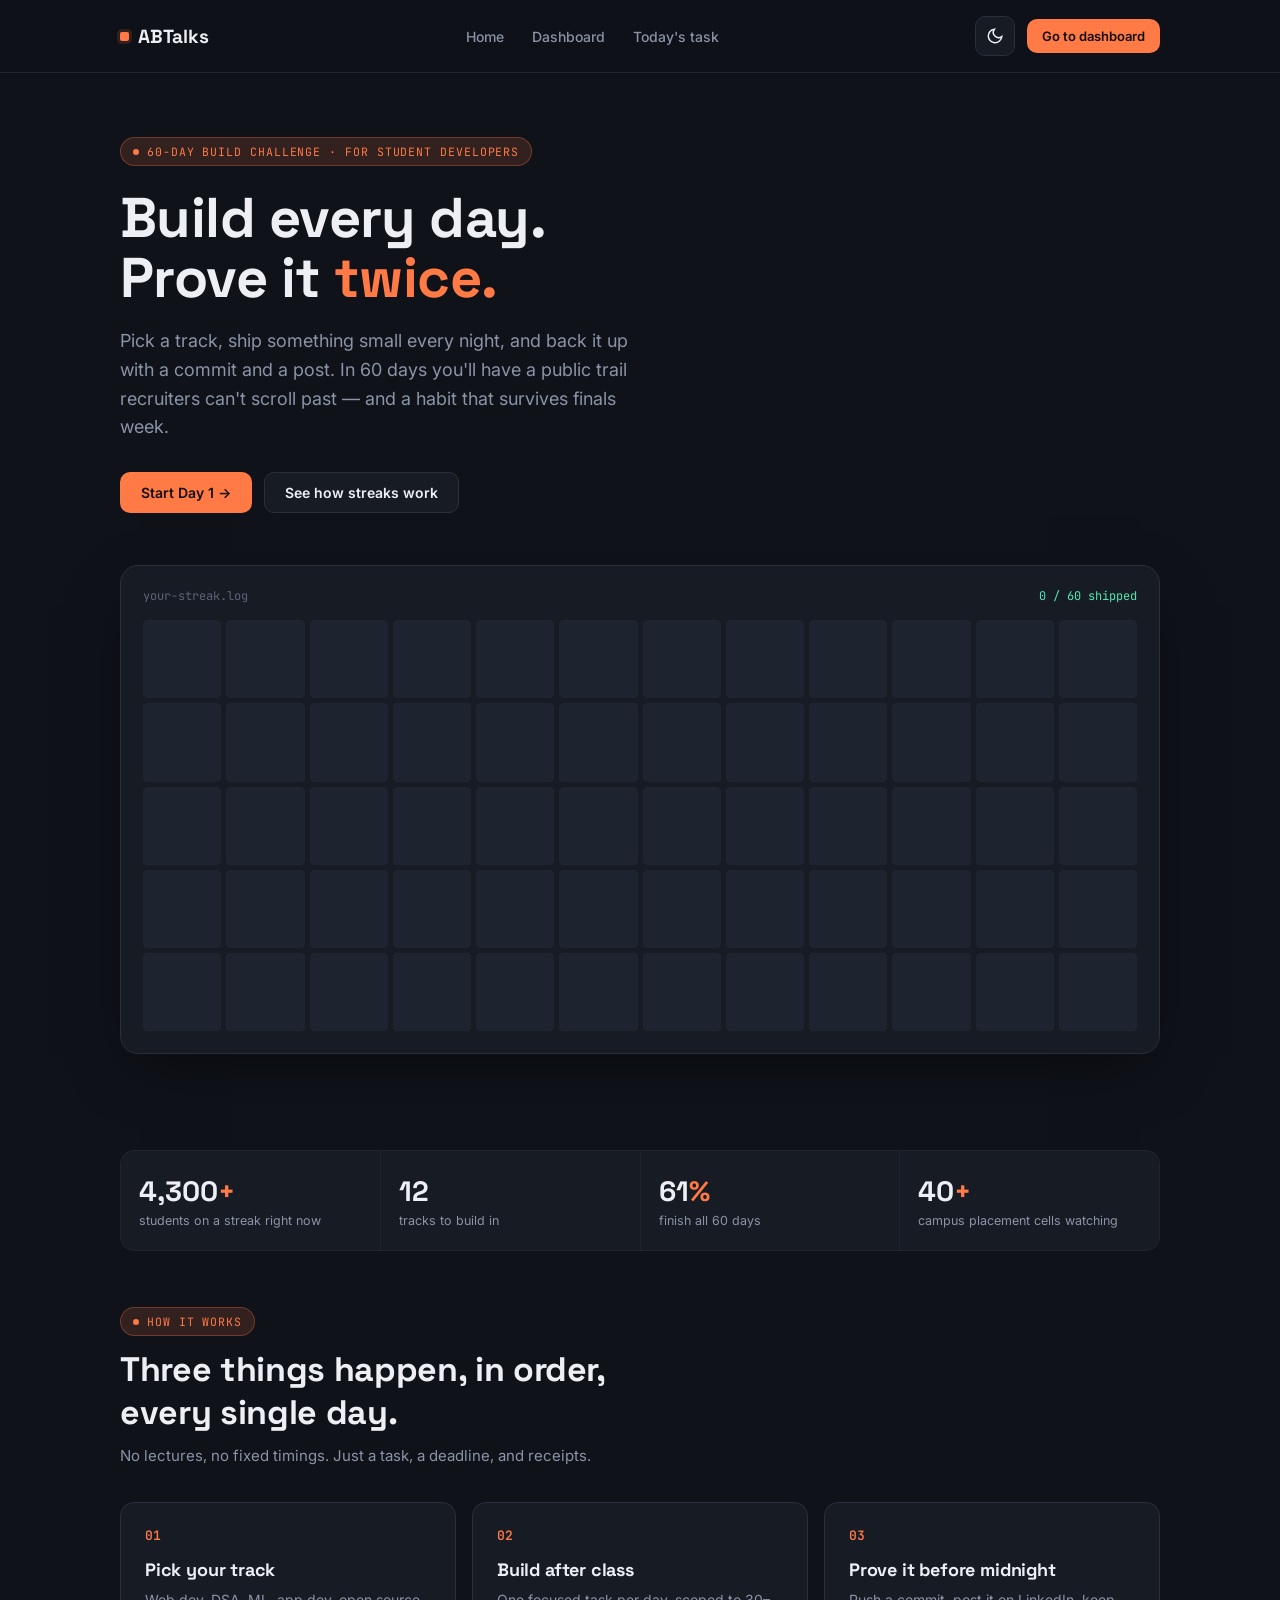
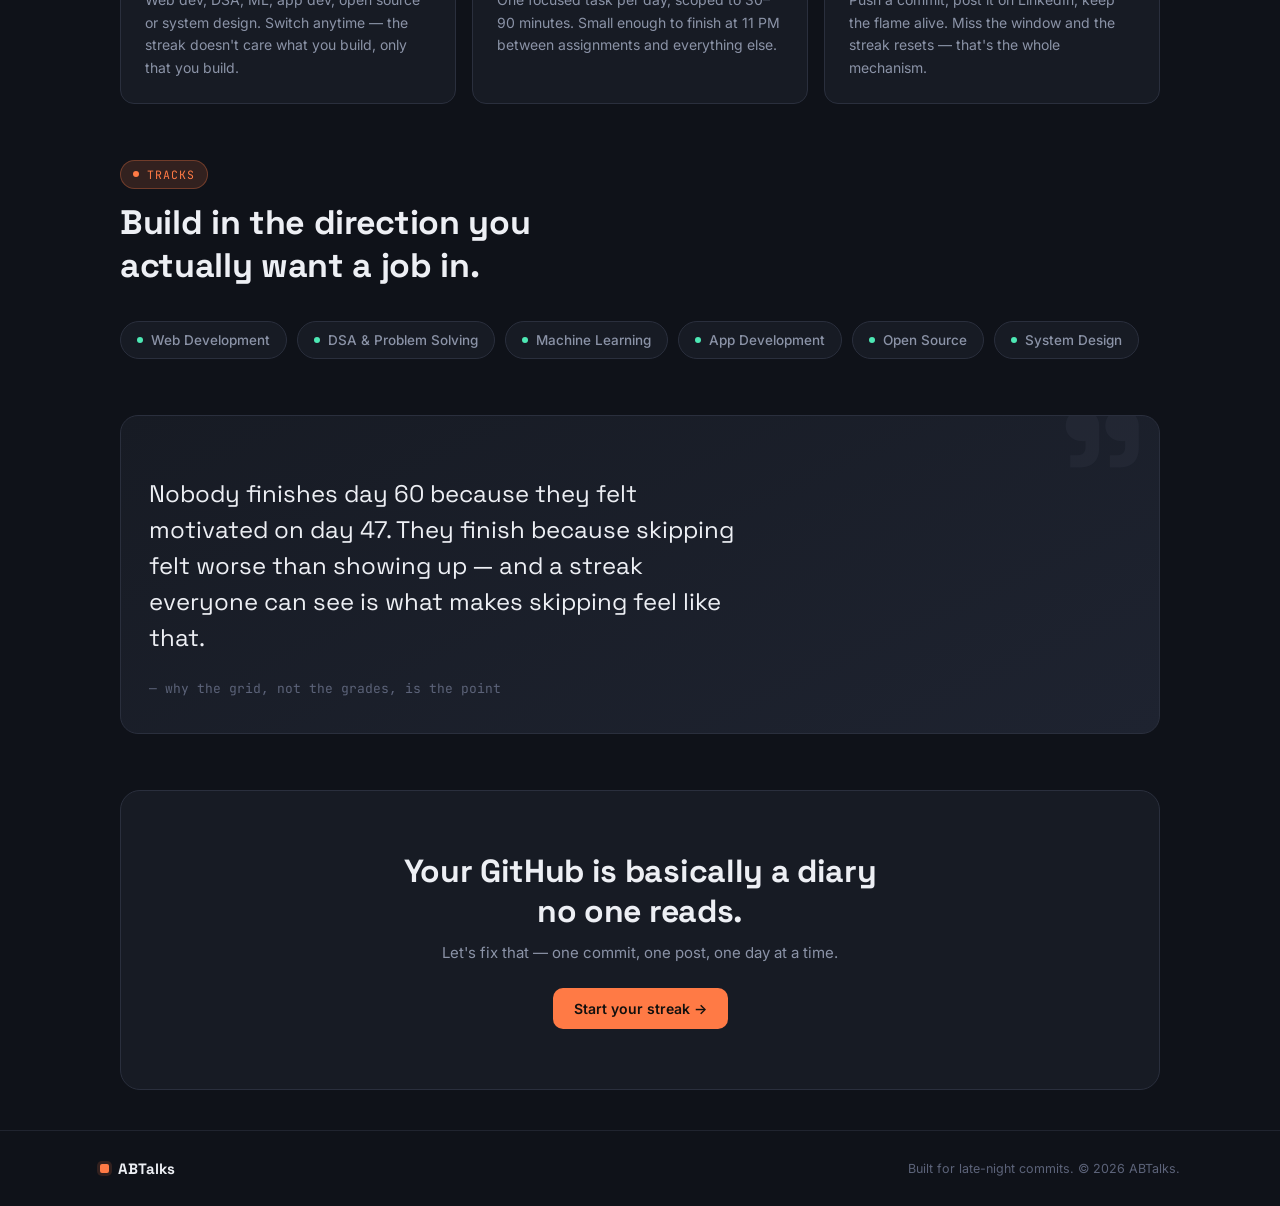
<file: static/landing-page/index.html>
<!DOCTYPE html>
<html lang="en">

<head>
    <meta charset="UTF-8">
    <meta name="viewport" content="width=device-width, initial-scale=1.0">
    <title>ABTalks — 60 Day Build Challenge</title>
    <link rel="preconnect" href="https://fonts.googleapis.com">
    <link
        href="https://fonts.googleapis.com/css2?family=Space+Grotesk:wght@400;500;600;700&family=Inter:wght@400;500;600;700&family=JetBrains+Mono:wght@400;500;600;700&display=swap"
        rel="stylesheet">
    <link rel="stylesheet" href="styles.css">

</head>

<body>

    <nav class="nav">
        <div class="nav-inner">
            <a href="#/" class="brand"><span class="dot"></span>ABTalks</a>
            <div class="navlinks-desktop nav-links">
                <a href="#/">Home</a>
                <a href="#/dashboard">Dashboard</a>
                <a href="#/day/12">Today's task</a>
            </div>
            <div class="nav-actions">
                <button class="theme-toggle" id="themeToggle" aria-label="Toggle light and dark mode">
                    <svg class="icon-moon" viewBox="0 0 24 24" fill="none" stroke="currentColor" stroke-width="2">
                        <path d="M21 12.79A9 9 0 1 1 11.21 3 7 7 0 0 0 21 12.79z" />
                    </svg>
                    <svg class="icon-sun" viewBox="0 0 24 24" fill="none" stroke="currentColor" stroke-width="2">
                        <circle cx="12" cy="12" r="4" />
                        <path
                            d="M12 2v2M12 20v2M4.93 4.93l1.41 1.41M17.66 17.66l1.41 1.41M2 12h2M20 12h2M6.34 17.66l-1.41 1.41M19.07 4.93l-1.41 1.41" />
                    </svg>
                </button>
                <a href="#/dashboard" class="btn btn-primary btn-sm hide-mobile">Go to dashboard</a>
            </div>
        </div>
    </nav>

    <!-- ============ LANDING ============ -->
    <main id="page-landing" class="app">
        <div class="wrap">
            <section class="hero">
                <div class="eyebrow"><span class="blip"></span>60-DAY BUILD CHALLENGE · FOR STUDENT DEVELOPERS</div>
                <h1>Build every day.<br>Prove it <em>twice.</em></h1>
                <p class="lead">Pick a track, ship something small every night, and back it up with a commit and a post.
                    In 60 days you'll have a public trail recruiters can't scroll past — and a habit that survives
                    finals week.</p>
                <div class="hero-ctas">
                    <a href="#/dashboard" class="btn btn-primary">Start Day 1 →</a>
                    <a href="#how" class="btn btn-ghost">See how streaks work</a>
                </div>

                <div class="hero-visual">
                    <div class="hero-visual-top">
                        <span class="label mono">your-streak.log</span>
                        <span class="stat mono">0 / 60 shipped</span>
                    </div>
                    <div class="streak-grid" id="heroGrid"></div>
                </div>
            </section>

            <div class="stats-bar">
                <div class="stat-cell">
                    <div class="num">4,300<span>+</span></div>
                    <div class="lbl">students on a streak right now</div>
                </div>
                <div class="stat-cell">
                    <div class="num">12</div>
                    <div class="lbl">tracks to build in</div>
                </div>
                <div class="stat-cell">
                    <div class="num">61<span>%</span></div>
                    <div class="lbl">finish all 60 days</div>
                </div>
                <div class="stat-cell">
                    <div class="num">40<span>+</span></div>
                    <div class="lbl">campus placement cells watching</div>
                </div>
            </div>

            <section id="how">
                <div class="section-head">
                    <div class="eyebrow"><span class="blip"></span>HOW IT WORKS</div>
                    <h2>Three things happen, in order, every single day.</h2>
                    <p>No lectures, no fixed timings. Just a task, a deadline, and receipts.</p>
                </div>
                <div class="steps">
                    <div class="step-card">
                        <div class="step-num">01</div>
                        <h3>Pick your track</h3>
                        <p>Web dev, DSA, ML, app dev, open source or system design. Switch anytime — the streak doesn't
                            care what you build, only that you build.</p>
                    </div>
                    <div class="step-card">
                        <div class="step-num">02</div>
                        <h3>Build after class</h3>
                        <p>One focused task per day, scoped to 30–90 minutes. Small enough to finish at 11 PM between
                            assignments and everything else.</p>
                    </div>
                    <div class="step-card">
                        <div class="step-num">03</div>
                        <h3>Prove it before midnight</h3>
                        <p>Push a commit, post it on LinkedIn, keep the flame alive. Miss the window and the streak
                            resets — that's the whole mechanism.</p>
                    </div>
                </div>
            </section>

            <section style="margin-top:56px;">
                <div class="section-head">
                    <div class="eyebrow"><span class="blip"></span>TRACKS</div>
                    <h2>Build in the direction you actually want a job in.</h2>
                </div>
                <div class="tracks">
                    <span class="track-chip"><span class="dot"></span>Web Development</span>
                    <span class="track-chip"><span class="dot"></span>DSA & Problem Solving</span>
                    <span class="track-chip"><span class="dot"></span>Machine Learning</span>
                    <span class="track-chip"><span class="dot"></span>App Development</span>
                    <span class="track-chip"><span class="dot"></span>Open Source</span>
                    <span class="track-chip"><span class="dot"></span>System Design</span>
                </div>
            </section>

            <div class="quote-block">
                <p>Nobody finishes day 60 because they felt motivated on day 47. They finish because skipping felt worse
                    than showing up — and a streak everyone can see is what makes skipping feel like that.</p>
                <div class="attrib">— why the grid, not the grades, is the point</div>
            </div>

            <div class="final-cta">
                <h2>Your GitHub is basically a diary no one reads.</h2>
                <p>Let's fix that — one commit, one post, one day at a time.</p>
                <a href="#/dashboard" class="btn btn-primary">Start your streak →</a>
            </div>
        </div>

        <footer>
            <div class="footer-inner">
                <a href="#/" class="brand"><span class="dot"></span>ABTalks</a>
                <span class="fmuted">Built for late-night commits. © 2026 ABTalks.</span>
            </div>
        </footer>
    </main>

    <!-- ============ DASHBOARD ============ -->
    <main id="page-dashboard" class="app">
        <div class="wrap">
            <div class="dash-top">
                <div class="greet">Welcome back<strong>Aarav Sharma</strong></div>
                <div class="dash-top-actions">
                    <a href="#/day/12" class="btn btn-primary btn-sm">Open today →</a>
                    <div class="avatar"></div>
                </div>
            </div>

            <div class="dash-grid">
                <div class="card streak-card">
                    <span class="card-label">Current streak</span>
                    <div class="flame-row">
                        <svg class="flame" viewBox="0 0 24 24" fill="none">
                            <path
                                d="M12 2c1 4-3 5-3 9a3 3 0 006 0c1.5 1 2 3 2 4.5A5.5 5.5 0 018 21c-3-1-4.5-3.8-4.5-6.5C3.5 9 8 7 12 2z"
                                fill="var(--ember)" />
                        </svg>
                        <div>
                            <div class="streak-num mono">11<span style="font-size:20px;color:var(--text-dim);">
                                    days</span></div>
                            <div class="streak-sub">One more and you tie your best run.</div>
                        </div>
                    </div>
                    <div class="streak-meta">
                        <div>
                            <div class="v mono">14</div>
                            <div class="k">longest streak</div>
                        </div>
                        <div>
                            <div class="v mono">11 / 11</div>
                            <div class="k">days submitted</div>
                        </div>
                        <div>
                            <div class="v mono">0</div>
                            <div class="k">days missed</div>
                        </div>
                    </div>
                </div>

                <div class="card task-card">
                    <div class="task-top">
                        <span class="card-label">Today's task · Day 12 of 60</span>
                    </div>
                    <h3>Build a debounced search bar</h3>
                    <p>Wire up an input that waits 300ms after typing stops before firing a search — the thing every
                        real product does and every beginner ships without.</p>
                    <div class="task-est">⏱ ~60–90 min · Track: Web Development</div>
                    <a href="#/day/12" class="btn btn-primary btn-block">Open Day 12 →</a>
                </div>
            </div>

            <div class="card" style="margin-bottom:16px;">
                <div style="display:flex; justify-content:space-between; align-items:center; flex-wrap:wrap; gap:8px;">
                    <span class="card-label">Challenge progress</span>
                    <span class="mono" style="font-size:12.5px; color:var(--text-muted);">48 days left</span>
                </div>
                <div class="progress-track">
                    <div class="progress-fill" style="width:20%;"></div>
                </div>
                <div class="progress-row">
                    <span>Day <span class="mono">12</span> of <span class="mono">60</span></span>
                    <span class="mono" style="color:var(--mint);">20% complete</span>
                </div>
            </div>

            <div class="card grid-card" style="margin-bottom:16px;">
                <span class="card-label">Your streak grid</span>
                <div class="streak-grid" id="dashGrid"></div>
                <div class="legend">
                    <div><span class="sw" style="background:var(--mint);"></span>Submitted</div>
                    <div><span class="sw" style="background:var(--ember);"></span>Today</div>
                    <div><span class="sw"
                            style="background:var(--surface-2); border:1px solid var(--border);"></span>Upcoming</div>
                </div>
            </div>

            <div class="standing-grid" style="margin-bottom:60px;">
                <div class="card">
                    <span class="card-label">Cohort standing</span>
                    <div class="rank-num">#212 <span>of 4,381 students</span></div>
                    <div class="streak-sub" style="margin-top:8px;">Top 5% this week — up 40 spots since Monday.</div>
                </div>
                <div class="card">
                    <span class="card-label">Achievements</span>
                    <div class="badges">
                        <span class="badge">🔥 7-day streak</span>
                        <span class="badge">⚡ Fast starter</span>
                        <span class="badge">🧠 DSA x5</span>
                    </div>
                </div>
            </div>
        </div>
    </main>

    <!-- ============ DAY PAGE ============ -->
    <main id="page-day" class="app">
        <div class="wrap">
            <div class="breadcrumb">
                <a href="#/dashboard">Dashboard</a><span class="sep">/</span><span class="mono">day-12</span>
            </div>

            <div class="day-head">
                <div class="day-tags">
                    <span class="tag track">Web Development</span>
                    <span class="tag">⏱ ~60–90 min</span>
                </div>
                <h1>Build a debounced search bar</h1>
                <div class="streak-pill">🔥 11-day streak · submit today to keep it alive</div>
            </div>

            <div class="day-layout">
                <div class="brief">
                    <h4>The task</h4>
                    <p>Every product with a search box has the same problem: firing a request on every keystroke murders
                        your backend and your UX. Today you're building the fix — a search input that waits until the
                        user actually stops typing before it does anything.</p>

                    <h4>What to build</h4>
                    <ul class="checklist">
                        <li><span class="chk"><svg viewBox="0 0 24 24" fill="none" stroke="currentColor"
                                    stroke-width="3">
                                    <path d="M20 6L9 17l-5-5" />
                                </svg></span>A text input with a live results list below it, using any dummy dataset.
                        </li>
                        <li><span class="chk"><svg viewBox="0 0 24 24" fill="none" stroke="currentColor"
                                    stroke-width="3">
                                    <path d="M20 6L9 17l-5-5" />
                                </svg></span>A debounce of 300ms so the search only runs after typing pauses.</li>
                        <li><span class="chk"><svg viewBox="0 0 24 24" fill="none" stroke="currentColor"
                                    stroke-width="3">
                                    <path d="M20 6L9 17l-5-5" />
                                </svg></span>A loading state while the "search" is in flight.</li>
                        <li><span class="chk"><svg viewBox="0 0 24 24" fill="none" stroke="currentColor"
                                    stroke-width="3">
                                    <path d="M20 6L9 17l-5-5" />
                                </svg></span>An empty state for zero matches — don't just show a blank list.</li>
                    </ul>

                    <h4>A nudge, not a solution</h4>
                    <div class="resource-box">
                        Debouncing means: reset a timer on every keystroke, and only act once the timer finishes
                        uninterrupted. Look up <code>setTimeout</code> + <code>clearTimeout</code>, or write your own
                        <code>useDebounce</code> if you're on React. Don't reach for a library today — build the
                        mechanism once so you understand it.
                    </div>
                </div>

                <div class="card submit-card">
                    <h3>Submit Day 12</h3>
                    <p>Both links are required to keep your streak. We check that they're public before marking the day
                        complete.</p>

                    <div class="field">
                        <label>GitHub repo / commit <span class="req">REQUIRED</span></label>
                        <input type="url" id="ghInput" placeholder="github.com/aarav/day-12-search">
                        <div class="field-hint">Link the commit or repo where today's code lives.</div>
                    </div>

                    <div class="field">
                        <label>LinkedIn post <span class="req">REQUIRED</span></label>
                        <input type="url" id="liInput" placeholder="linkedin.com/posts/aarav-...">
                        <div class="field-hint">Post what you built and tag #ABTalks60 so recruiters can find the trail.
                        </div>
                    </div>

                    <button class="btn btn-primary btn-block" id="submitBtn">Submit Day 12</button>

                    <div class="submit-status" id="submitStatus">
                        <svg viewBox="0 0 24 24" fill="none" stroke="currentColor" stroke-width="2.5">
                            <path d="M20 6L9 17l-5-5" />
                        </svg>
                        <span>Day 12 logged. Streak is now <strong class="mono">12 days</strong> — see you
                            tomorrow.</span>
                    </div>
                </div>
            </div>

            <div class="day-nav">
                <a href="#/dashboard">← Back to dashboard</a>
                <span class="mono" style="font-size:12px;color:var(--text-dim);">day 12 / 60</span>
            </div>
        </div>
    </main>

    <script src="script.js"></script>
</body>

</html>
</file>
<file: static/landing-page/styles.css>
:root {
    --bg: #0F1219;
    --surface: #171B24;
    --surface-2: #1E2330;
    --surface-3: #262C3B;
    --border: #2A2F3D;
    --border-soft: #20242F;
    --text: #EDEFF4;
    --text-muted: #8B93A7;
    --text-dim: #5C6379;
    --ember: #FF7A45;
    --ember-soft: #FFA26B;
    --ember-dim: rgba(255, 122, 69, .15);
    --mint: #4DE8B4;
    --mint-soft: #8FF2CE;
    --mint-dim: rgba(77, 232, 180, .14);
    --danger: #FF6B6B;
    --shadow: 0 20px 60px -20px rgba(0, 0, 0, .6);
    --radius: 14px;
    color-scheme: dark;
}

html.light {
    --bg: #F1F2F6;
    --surface: #FFFFFF;
    --surface-2: #EDEFF4;
    --surface-3: #E2E5ED;
    --border: #DCE0E8;
    --border-soft: #E7E9EF;
    --text: #14161C;
    --text-muted: #5B6172;
    --text-dim: #8A90A0;
    --ember: #E0592A;
    --ember-soft: #C94A20;
    --ember-dim: rgba(224, 89, 42, .10);
    --mint: #0EA57C;
    --mint-soft: #0C8C68;
    --mint-dim: rgba(14, 165, 124, .10);
    --danger: #D64545;
    --shadow: 0 20px 50px -25px rgba(20, 22, 28, .25);
    color-scheme: light;
}

* {
    box-sizing: border-box;
}

html,
body {
    margin: 0;
    padding: 0;
}

body {
    background: var(--bg);
    color: var(--text);
    font-family: 'Inter', sans-serif;
    -webkit-font-smoothing: antialiased;
    transition: background .25s ease, color .25s ease;
}

h1,
h2,
h3,
.display {
    font-family: 'Space Grotesk', sans-serif;
    letter-spacing: -0.01em;
    margin: 0;
}

.mono {
    font-family: 'JetBrains Mono', monospace;
}

a {
    color: inherit;
    text-decoration: none;
}

button {
    font-family: inherit;
    cursor: pointer;
}

img,
svg {
    display: block;
}

::selection {
    background: var(--ember);
    color: #0F1219;
}

:focus-visible {
    outline: 2px solid var(--ember);
    outline-offset: 2px;
}

@media (prefers-reduced-motion: reduce) {
    * {
        animation-duration: .001ms !important;
        transition-duration: .001ms !important;
    }
}

.wrap {
    max-width: 1080px;
    margin: 0 auto;
    padding: 0 20px;
}

.app {
    display: none;
}

.app.active {
    display: block;
    animation: fadein .35s ease;
}

@keyframes fadein {
    from {
        opacity: 0;
        transform: translateY(6px);
    }

    to {
        opacity: 1;
        transform: translateY(0);
    }
}

/* ---------- NAV ---------- */
.nav {
    position: sticky;
    top: 0;
    z-index: 50;
    background: color-mix(in srgb, var(--bg) 82%, transparent);
    backdrop-filter: blur(10px);
    border-bottom: 1px solid var(--border-soft);
}

.nav-inner {
    display: flex;
    align-items: center;
    justify-content: space-between;
    padding: 16px 20px;
    max-width: 1080px;
    margin: 0 auto;
}

.brand {
    display: flex;
    align-items: center;
    gap: 9px;
    font-family: 'Space Grotesk';
    font-weight: 700;
    font-size: 19px;
}

.brand .dot {
    width: 9px;
    height: 9px;
    border-radius: 2px;
    background: var(--ember);
    box-shadow: 0 0 0 3px var(--ember-dim);
}

.nav-links {
    display: flex;
    align-items: center;
    gap: 28px;
}

.nav-links a {
    font-size: 14px;
    color: var(--text-muted);
    font-weight: 500;
}

.nav-links a:hover {
    color: var(--text);
}

.nav-actions {
    display: flex;
    align-items: center;
    gap: 12px;
}

.navlinks-desktop {
    display: none;
}

@media(min-width:780px) {
    .navlinks-desktop {
        display: flex;
    }
}

.theme-toggle {
    width: 40px;
    height: 40px;
    border-radius: 10px;
    border: 1px solid var(--border);
    background: var(--surface);
    display: flex;
    align-items: center;
    justify-content: center;
    color: var(--text);
    transition: border-color .2s;
}

.theme-toggle:hover {
    border-color: var(--ember);
}

.theme-toggle svg {
    width: 18px;
    height: 18px;
}

.icon-sun {
    display: none;
}

html.light .icon-sun {
    display: block;
}

html.light .icon-moon {
    display: none;
}

.btn {
    display: inline-flex;
    align-items: center;
    justify-content: center;
    gap: 8px;
    padding: 11px 20px;
    border-radius: 10px;
    font-weight: 600;
    font-size: 14px;
    border: 1px solid transparent;
    transition: transform .15s ease, filter .15s ease, background .15s;
    white-space: nowrap;
}

.btn:active {
    transform: scale(.97);
}

.btn-primary {
    background: var(--ember);
    color: #12100E;
}

.btn-primary:hover {
    filter: brightness(1.08);
}

.btn-ghost {
    background: var(--surface);
    color: var(--text);
    border-color: var(--border);
}

.btn-ghost:hover {
    border-color: var(--text-dim);
}

.btn-sm {
    padding: 8px 14px;
    font-size: 13px;
}

.btn-block {
    width: 100%;
}

/* ---------- LANDING ---------- */
.hero {
    padding: 64px 0 40px;
}

.eyebrow {
    display: inline-flex;
    align-items: center;
    gap: 8px;
    font-family: 'JetBrains Mono';
    font-size: 11.5px;
    letter-spacing: .08em;
    text-transform: uppercase;
    color: var(--ember);
    background: var(--ember-dim);
    border: 1px solid rgba(255, 122, 69, .3);
    padding: 6px 12px;
    border-radius: 100px;
    margin-bottom: 22px;
}

.eyebrow .blip {
    width: 6px;
    height: 6px;
    border-radius: 50%;
    background: var(--ember);
    animation: pulse 1.8s infinite;
}

@keyframes pulse {

    0%,
    100% {
        opacity: 1;
    }

    50% {
        opacity: .3;
    }
}

.hero h1 {
    font-size: 40px;
    line-height: 1.08;
    font-weight: 700;
    max-width: 620px;
}

.hero h1 em {
    font-style: normal;
    color: var(--ember);
}

.hero p.lead {
    margin-top: 18px;
    font-size: 16.5px;
    line-height: 1.6;
    color: var(--text-muted);
    max-width: 520px;
}

.hero-ctas {
    display: flex;
    gap: 12px;
    margin-top: 30px;
    flex-wrap: wrap;
}

@media(min-width:780px) {
    .hero h1 {
        font-size: 56px;
    }

    .hero p.lead {
        font-size: 18px;
    }
}

.streak-grid {
    display: grid;
    grid-template-columns: repeat(12, 1fr);
    gap: 5px;
}

.cell {
    aspect-ratio: 1;
    border-radius: 4px;
    background: var(--surface-2);
    border: 1px solid var(--border-soft);
}

.cell.done {
    background: var(--mint);
    border-color: var(--mint);
    box-shadow: 0 0 0 2px var(--mint-dim);
}

.cell.today {
    background: var(--ember);
    border-color: var(--ember);
    animation: ringpulse 1.8s infinite;
}

.cell.missed {
    background: transparent;
    border: 1px dashed var(--danger);
    opacity: .6;
}

@keyframes ringpulse {

    0%,
    100% {
        box-shadow: 0 0 0 0 var(--ember-dim);
    }

    50% {
        box-shadow: 0 0 0 6px var(--ember-dim);
    }
}

.hero-visual {
    margin-top: 52px;
    background: var(--surface);
    border: 1px solid var(--border);
    border-radius: 18px;
    padding: 22px;
    box-shadow: var(--shadow);
}

.hero-visual-top {
    display: flex;
    justify-content: space-between;
    align-items: center;
    margin-bottom: 16px;
}

.hero-visual-top .label {
    font-family: 'JetBrains Mono';
    font-size: 12px;
    color: var(--text-dim);
}

.hero-visual-top .stat {
    font-family: 'JetBrains Mono';
    font-size: 12px;
    color: var(--mint);
}

.stats-bar {
    display: grid;
    grid-template-columns: repeat(2, 1fr);
    gap: 1px;
    background: var(--border-soft);
    border: 1px solid var(--border-soft);
    border-radius: 14px;
    overflow: hidden;
    margin: 56px 0;
}

@media(min-width:780px) {
    .stats-bar {
        grid-template-columns: repeat(4, 1fr);
    }
}

.stat-cell {
    background: var(--surface);
    padding: 22px 18px;
}

.stat-cell .num {
    font-family: 'Space Grotesk';
    font-size: 28px;
    font-weight: 700;
    color: var(--text);
}

.stat-cell .num span {
    color: var(--ember);
}

.stat-cell .lbl {
    font-size: 12.5px;
    color: var(--text-muted);
    margin-top: 4px;
}

.section-head {
    margin-bottom: 34px;
}

.section-head .eyebrow {
    margin-bottom: 12px;
}

.section-head h2 {
    font-size: 28px;
    font-weight: 700;
    max-width: 520px;
}

@media(min-width:780px) {
    .section-head h2 {
        font-size: 34px;
    }
}

.section-head p {
    color: var(--text-muted);
    margin-top: 10px;
    max-width: 480px;
    font-size: 15px;
    line-height: 1.6;
}

.steps {
    display: grid;
    gap: 16px;
}

@media(min-width:780px) {
    .steps {
        grid-template-columns: repeat(3, 1fr);
    }
}

.step-card {
    background: var(--surface);
    border: 1px solid var(--border);
    border-radius: var(--radius);
    padding: 24px;
}

.step-num {
    font-family: 'JetBrains Mono';
    color: var(--ember);
    font-size: 13px;
    font-weight: 600;
}

.step-card h3 {
    font-size: 18px;
    margin: 14px 0 8px;
}

.step-card p {
    font-size: 14px;
    color: var(--text-muted);
    line-height: 1.6;
    margin: 0;
}

.tracks {
    display: flex;
    flex-wrap: wrap;
    gap: 10px;
    margin-top: 8px;
}

.track-chip {
    padding: 10px 16px;
    border-radius: 100px;
    border: 1px solid var(--border);
    background: var(--surface);
    font-size: 13.5px;
    font-weight: 500;
    color: var(--text-muted);
    display: flex;
    align-items: center;
    gap: 8px;
}

.track-chip .dot {
    width: 6px;
    height: 6px;
    border-radius: 50%;
    background: var(--mint);
}

.quote-block {
    background: linear-gradient(155deg, var(--surface), var(--surface-2));
    border: 1px solid var(--border);
    border-radius: 18px;
    padding: 36px 28px;
    margin: 56px 0;
    position: relative;
    overflow: hidden;
}

.quote-block::before {
    content: '"';
    position: absolute;
    top: -30px;
    right: 10px;
    font-family: 'Space Grotesk';
    font-size: 180px;
    color: var(--border);
    font-weight: 700;
    line-height: 1;
    opacity: .5;
}

.quote-block p {
    font-family: 'Space Grotesk';
    font-size: 20px;
    line-height: 1.5;
    max-width: 600px;
    position: relative;
    z-index: 1;
}

@media(min-width:780px) {
    .quote-block p {
        font-size: 24px;
    }
}

.quote-block .attrib {
    margin-top: 16px;
    font-size: 13px;
    color: var(--text-dim);
    font-family: 'JetBrains Mono';
}

.final-cta {
    text-align: center;
    padding: 60px 24px;
    border-radius: 20px;
    margin: 56px 0 40px;
    background: var(--surface);
    border: 1px solid var(--border);
}

.final-cta h2 {
    font-size: 26px;
    max-width: 480px;
    margin: 0 auto 12px;
}

@media(min-width:780px) {
    .final-cta h2 {
        font-size: 32px;
    }
}

.final-cta p {
    color: var(--text-muted);
    max-width: 420px;
    margin: 0 auto 26px;
    font-size: 15px;
}

footer {
    border-top: 1px solid var(--border-soft);
    padding: 28px 20px;
}

.footer-inner {
    max-width: 1080px;
    margin: 0 auto;
    display: flex;
    justify-content: space-between;
    align-items: center;
    flex-wrap: wrap;
    gap: 12px;
}

.footer-inner .brand {
    font-size: 15px;
}

footer .fmuted {
    font-size: 12.5px;
    color: var(--text-dim);
}

/* ---------- DASHBOARD ---------- */
.dash-top {
    display: flex;
    justify-content: space-between;
    align-items: center;
    padding: 20px 0;
}

.greet {
    font-size: 15px;
    color: var(--text-muted);
}

.greet strong {
    color: var(--text);
    font-family: 'Space Grotesk';
    font-size: 19px;
    display: block;
    margin-top: 2px;
}

.avatar {
    width: 38px;
    height: 38px;
    border-radius: 10px;
    background: linear-gradient(135deg, var(--ember), var(--mint));
}

.dash-top-actions {
    display: flex;
    gap: 10px;
    align-items: center;
}

.dash-grid {
    display: grid;
    gap: 16px;
    margin-bottom: 16px;
}

@media(min-width:860px) {
    .dash-grid {
        grid-template-columns: 1.1fr 1.4fr;
        align-items: start;
    }
}

.card {
    background: var(--surface);
    border: 1px solid var(--border);
    border-radius: var(--radius);
    padding: 22px;
}

.card-label {
    font-family: 'JetBrains Mono';
    font-size: 11px;
    letter-spacing: .06em;
    text-transform: uppercase;
    color: var(--text-dim);
}

.streak-card {
    display: flex;
    flex-direction: column;
    align-items: flex-start;
}

.flame-row {
    display: flex;
    align-items: center;
    gap: 14px;
    margin: 14px 0 6px;
}

.flame {
    width: 46px;
    height: 46px;
}

.streak-num {
    font-family: 'Space Grotesk';
    font-size: 44px;
    font-weight: 700;
    line-height: 1;
}

.streak-sub {
    font-size: 13px;
    color: var(--text-muted);
    margin-top: 2px;
}

.streak-meta {
    display: flex;
    gap: 18px;
    margin-top: 18px;
    padding-top: 16px;
    border-top: 1px solid var(--border-soft);
    width: 100%;
}

.streak-meta div .v {
    font-family: 'JetBrains Mono';
    font-weight: 600;
    font-size: 15px;
}

.streak-meta div .k {
    font-size: 11.5px;
    color: var(--text-dim);
    margin-top: 2px;
}

.task-card {
    background: linear-gradient(155deg, var(--surface), var(--surface-2));
}

.task-top {
    display: flex;
    justify-content: space-between;
    align-items: flex-start;
}

.task-card h3 {
    font-size: 21px;
    margin: 12px 0 8px;
}

.task-card p {
    font-size: 14px;
    color: var(--text-muted);
    line-height: 1.55;
    margin: 0 0 18px;
}

.task-est {
    font-family: 'JetBrains Mono';
    font-size: 12px;
    color: var(--mint);
    display: flex;
    align-items: center;
    gap: 6px;
    margin-bottom: 16px;
}

.progress-track {
    height: 8px;
    border-radius: 100px;
    background: var(--surface-3);
    overflow: hidden;
    margin-top: 10px;
}

.progress-fill {
    height: 100%;
    background: linear-gradient(90deg, var(--ember), var(--mint));
    border-radius: 100px;
    transition: width .6s ease;
}

.progress-row {
    display: flex;
    justify-content: space-between;
    font-size: 12.5px;
    color: var(--text-muted);
    margin-top: 8px;
}

.progress-row .mono {
    color: var(--text);
}

.grid-card .streak-grid {
    margin-top: 16px;
}

.legend {
    display: flex;
    gap: 16px;
    margin-top: 14px;
    flex-wrap: wrap;
}

.legend div {
    display: flex;
    align-items: center;
    gap: 6px;
    font-size: 12px;
    color: var(--text-dim);
}

.legend .sw {
    width: 10px;
    height: 10px;
    border-radius: 3px;
}

.standing-grid {
    display: grid;
    gap: 16px;
    grid-template-columns: 1fr;
}

@media(min-width:600px) {
    .standing-grid {
        grid-template-columns: 1fr 1fr;
    }
}

.rank-num {
    font-family: 'Space Grotesk';
    font-size: 30px;
    font-weight: 700;
    margin-top: 10px;
}

.rank-num span {
    font-size: 15px;
    color: var(--text-muted);
    font-weight: 500;
}

.badges {
    display: flex;
    gap: 8px;
    flex-wrap: wrap;
    margin-top: 12px;
}

.badge {
    background: var(--mint-dim);
    border: 1px solid rgba(77, 232, 180, .35);
    color: var(--mint);
    padding: 7px 12px;
    border-radius: 100px;
    font-size: 12.5px;
    font-weight: 600;
    display: flex;
    align-items: center;
    gap: 6px;
}

/* ---------- DAY PAGE ---------- */
.breadcrumb {
    display: flex;
    align-items: center;
    gap: 8px;
    padding: 22px 0 10px;
    font-size: 13.5px;
    color: var(--text-muted);
}

.breadcrumb a {
    color: var(--text-muted);
    font-weight: 500;
}

.breadcrumb a:hover {
    color: var(--ember);
}

.breadcrumb .sep {
    color: var(--text-dim);
}

.breadcrumb .mono {
    color: var(--text-dim);
    font-size: 12px;
}

.day-head {
    padding: 8px 0 28px;
    border-bottom: 1px solid var(--border-soft);
    margin-bottom: 28px;
}

.day-tags {
    display: flex;
    gap: 8px;
    margin-bottom: 14px;
    flex-wrap: wrap;
}

.tag {
    font-family: 'JetBrains Mono';
    font-size: 11.5px;
    padding: 5px 10px;
    border-radius: 6px;
    border: 1px solid var(--border);
    color: var(--text-muted);
}

.tag.track {
    color: var(--mint);
    border-color: rgba(77, 232, 180, .35);
    background: var(--mint-dim);
}

.day-head h1 {
    font-size: 28px;
    max-width: 620px;
}

@media(min-width:780px) {
    .day-head h1 {
        font-size: 36px;
    }
}

.day-head .streak-pill {
    display: inline-flex;
    align-items: center;
    gap: 7px;
    margin-top: 16px;
    background: var(--ember-dim);
    border: 1px solid rgba(255, 122, 69, .3);
    padding: 7px 13px;
    border-radius: 100px;
    font-size: 12.5px;
    color: var(--ember-soft);
    font-family: 'JetBrains Mono';
}

.day-layout {
    display: grid;
    gap: 24px;
    padding-bottom: 60px;
}

@media(min-width:860px) {
    .day-layout {
        grid-template-columns: 1.3fr 1fr;
        align-items: start;
    }
}

.brief p {
    font-size: 15px;
    line-height: 1.7;
    color: var(--text-muted);
    margin: 0 0 22px;
}

.brief h4 {
    font-family: 'Space Grotesk';
    font-size: 15px;
    margin: 0 0 14px;
}

.checklist {
    list-style: none;
    margin: 0 0 28px;
    padding: 0;
    display: flex;
    flex-direction: column;
    gap: 10px;
}

.checklist li {
    display: flex;
    gap: 12px;
    align-items: flex-start;
    font-size: 14px;
    color: var(--text-muted);
    line-height: 1.5;
}

.checklist .chk {
    width: 19px;
    height: 19px;
    border-radius: 5px;
    border: 1.5px solid var(--border);
    flex-shrink: 0;
    margin-top: 1px;
    display: flex;
    align-items: center;
    justify-content: center;
}

.checklist .chk svg {
    width: 12px;
    height: 12px;
    color: var(--mint);
}

.resource-box {
    background: var(--surface);
    border: 1px solid var(--border);
    border-radius: var(--radius);
    padding: 18px 20px;
    font-size: 13.5px;
    color: var(--text-muted);
    line-height: 1.6;
}

.resource-box code {
    font-family: 'JetBrains Mono';
    background: var(--surface-3);
    padding: 2px 6px;
    border-radius: 4px;
    font-size: 12.5px;
    color: var(--mint);
}

.submit-card {
    position: relative;
}

.submit-card h3 {
    font-size: 18px;
    margin-bottom: 4px;
}

.submit-card>p {
    font-size: 13px;
    color: var(--text-muted);
    margin: 0 0 20px;
}

.field {
    margin-bottom: 16px;
}

.field label {
    display: flex;
    align-items: center;
    gap: 8px;
    font-size: 13px;
    font-weight: 600;
    margin-bottom: 8px;
}

.field label .req {
    font-family: 'JetBrains Mono';
    font-size: 10.5px;
    color: var(--text-dim);
    font-weight: 500;
}

.field input {
    width: 100%;
    padding: 12px 14px;
    border-radius: 10px;
    border: 1px solid var(--border);
    background: var(--surface-2);
    color: var(--text);
    font-size: 13.5px;
    font-family: 'JetBrains Mono';
}

.field input::placeholder {
    color: var(--text-dim);
    font-family: 'Inter';
}

.field input:focus {
    outline: none;
    border-color: var(--ember);
    background: var(--surface);
}

.field-hint {
    font-size: 11.5px;
    color: var(--text-dim);
    margin-top: 6px;
}

.submit-status {
    display: none;
    align-items: center;
    gap: 10px;
    background: var(--mint-dim);
    border: 1px solid rgba(77, 232, 180, .35);
    padding: 14px;
    border-radius: 10px;
    margin-top: 16px;
    font-size: 13.5px;
    color: var(--mint);
}

.submit-status.show {
    display: flex;
}

.submit-status svg {
    width: 18px;
    height: 18px;
    flex-shrink: 0;
}

.day-nav {
    display: flex;
    justify-content: space-between;
    margin-top: 30px;
}

.day-nav a {
    font-size: 13px;
    color: var(--text-muted);
    font-weight: 500;
    display: flex;
    align-items: center;
    gap: 6px;
}

.day-nav a:hover {
    color: var(--ember);
}

.hide-mobile {
    display: none;
}

@media(min-width:780px) {
    .hide-mobile {
        display: block;
    }
}
</file>
